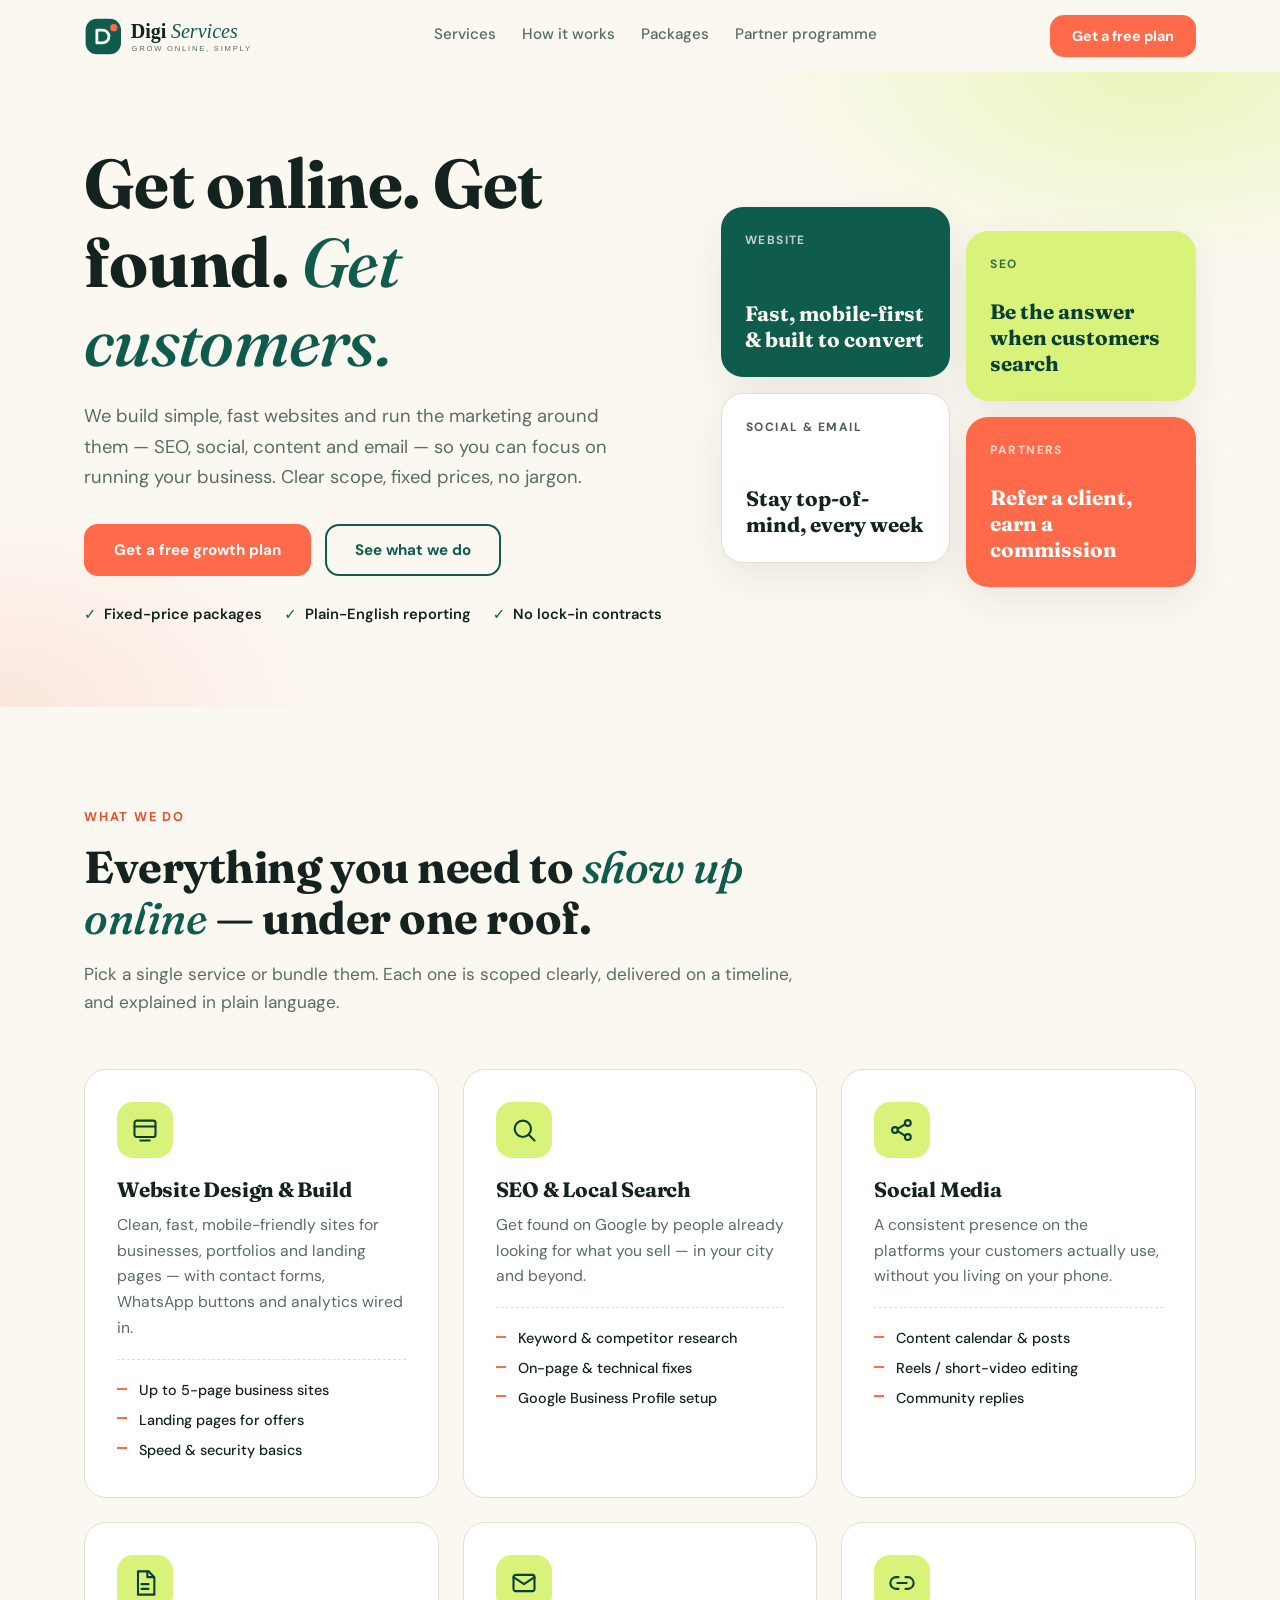
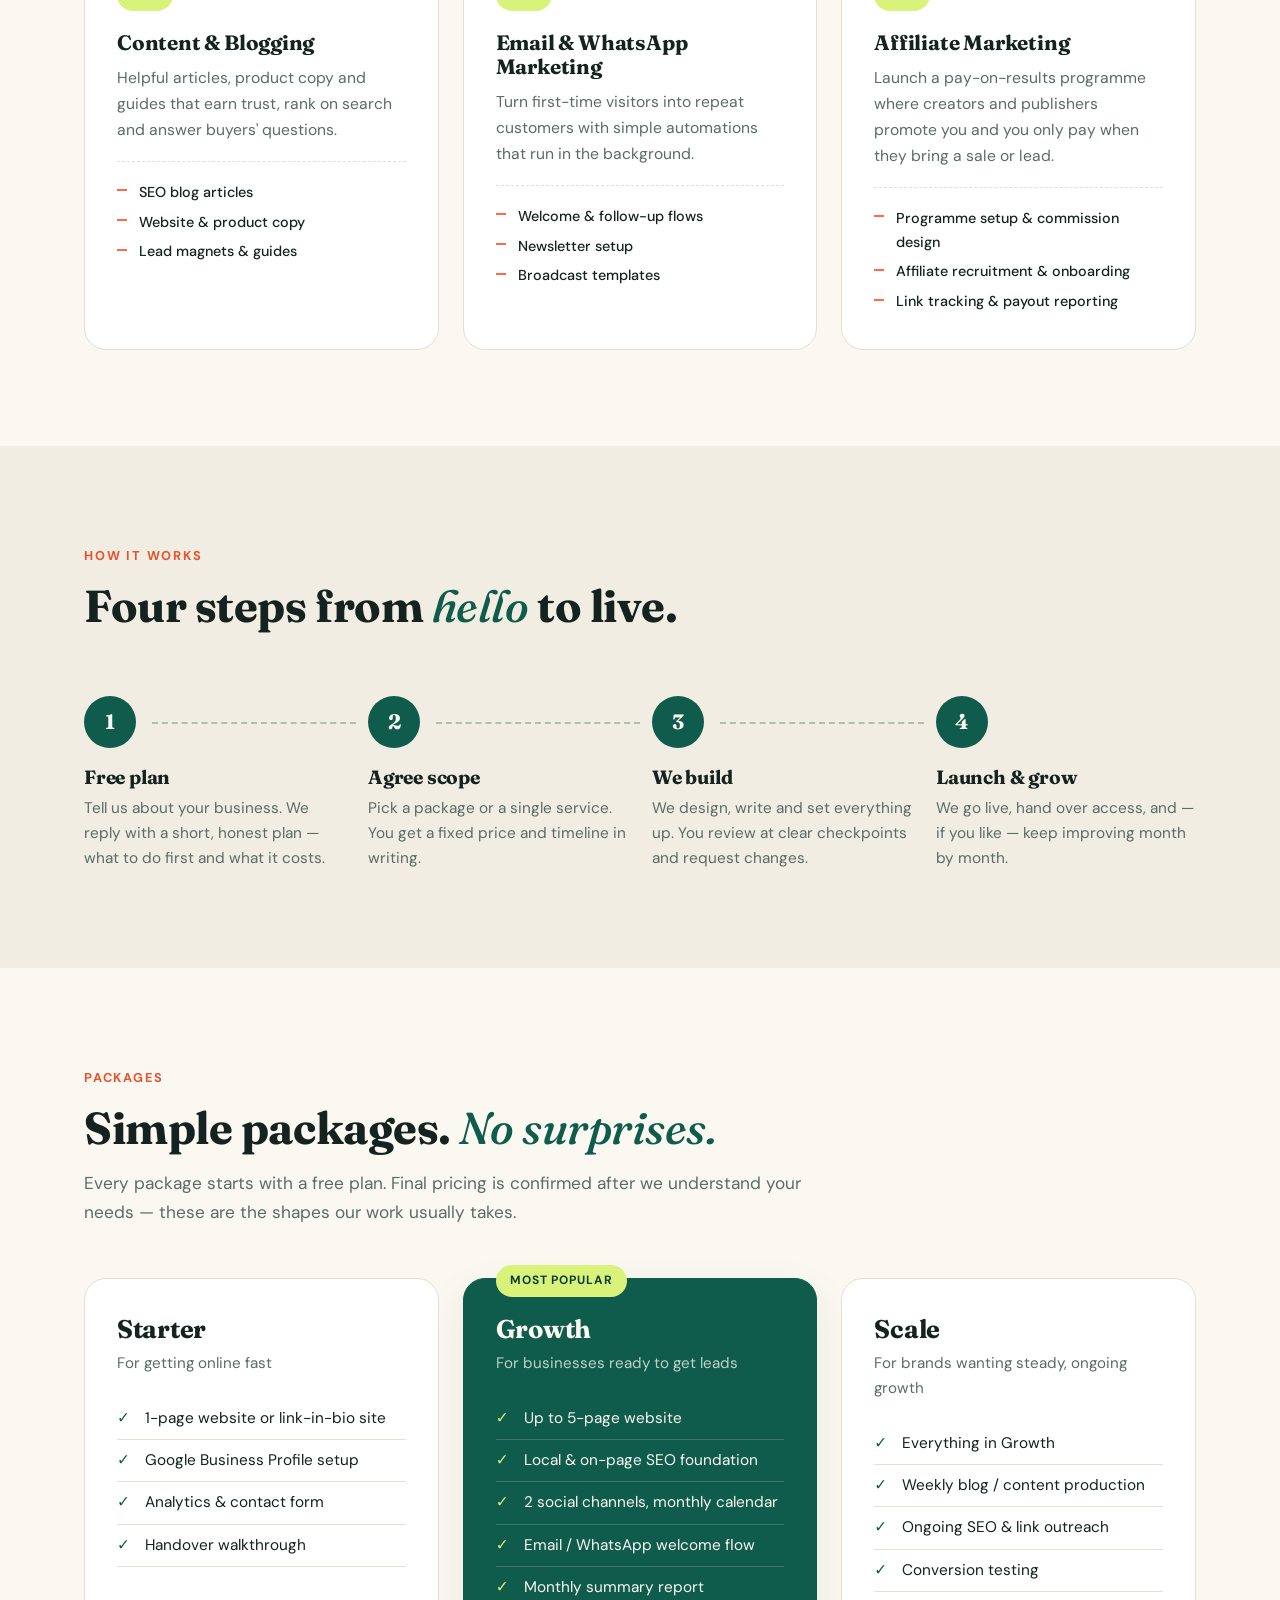
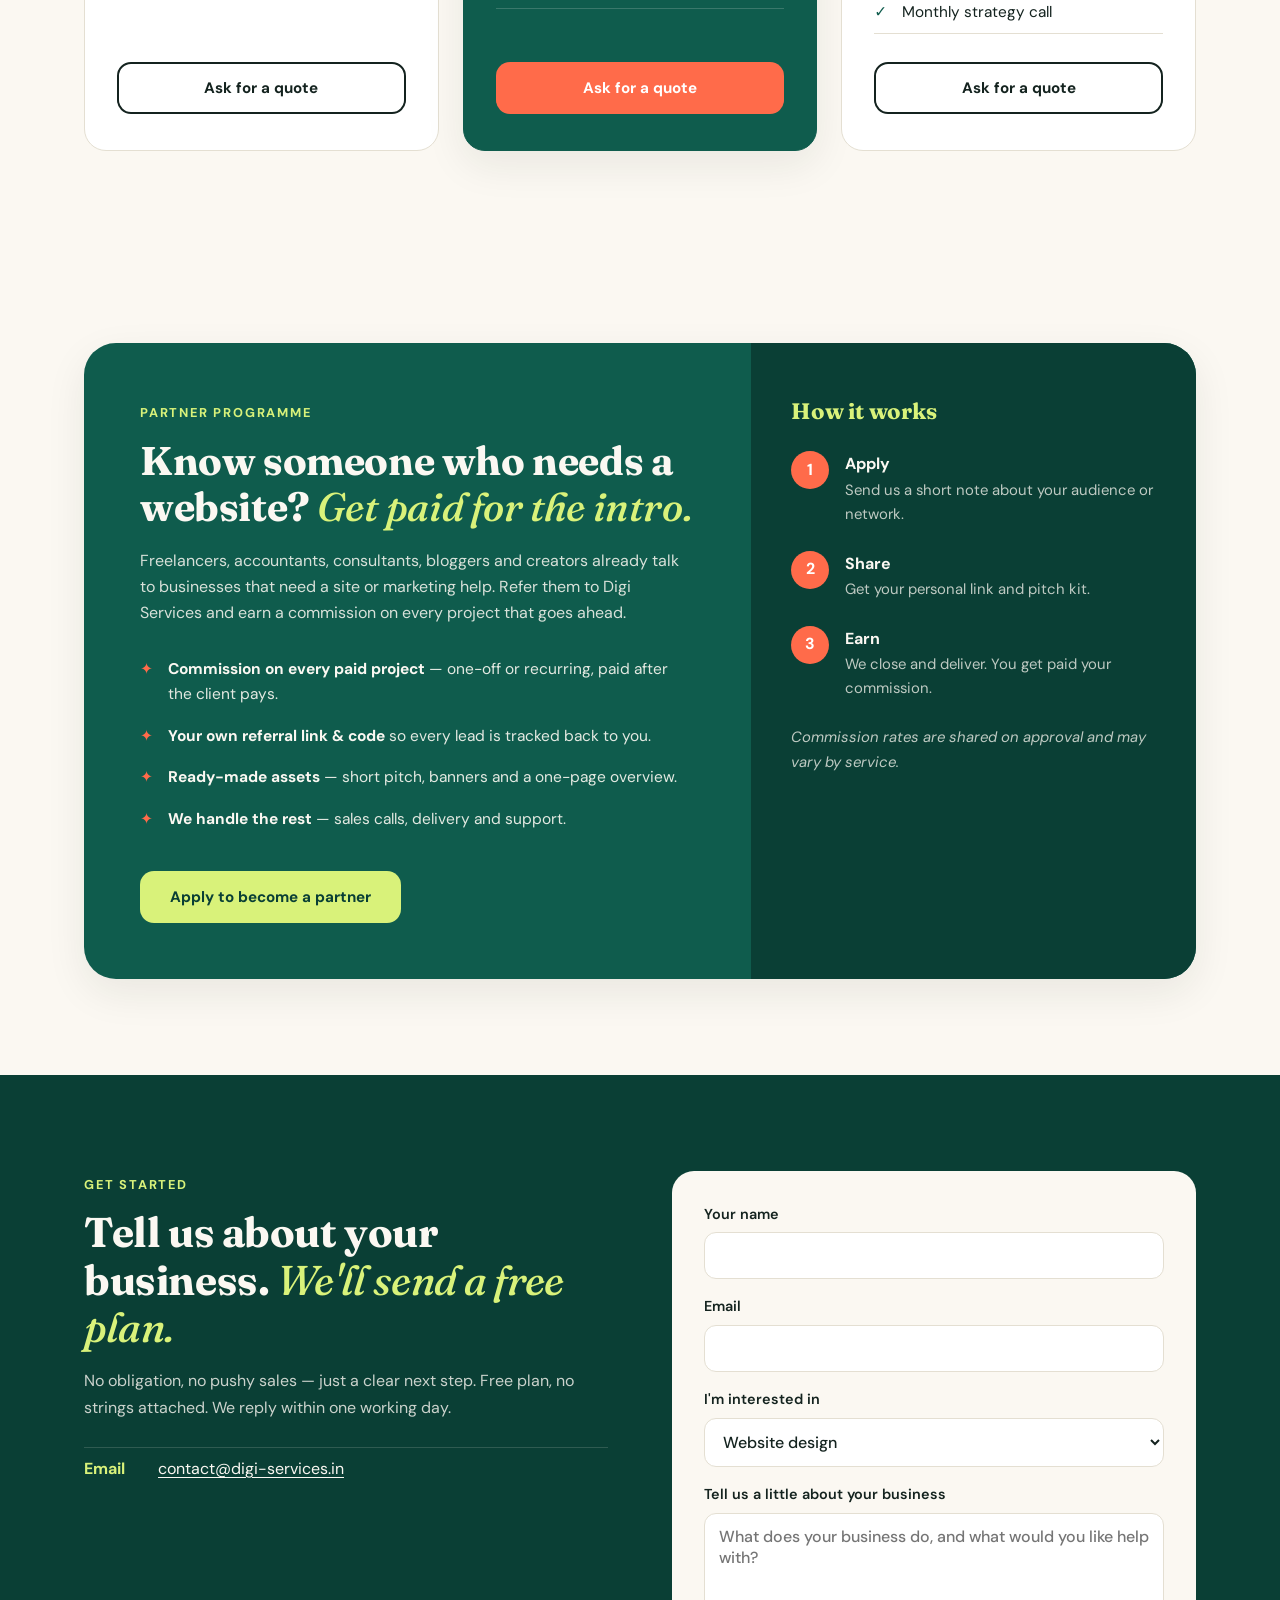
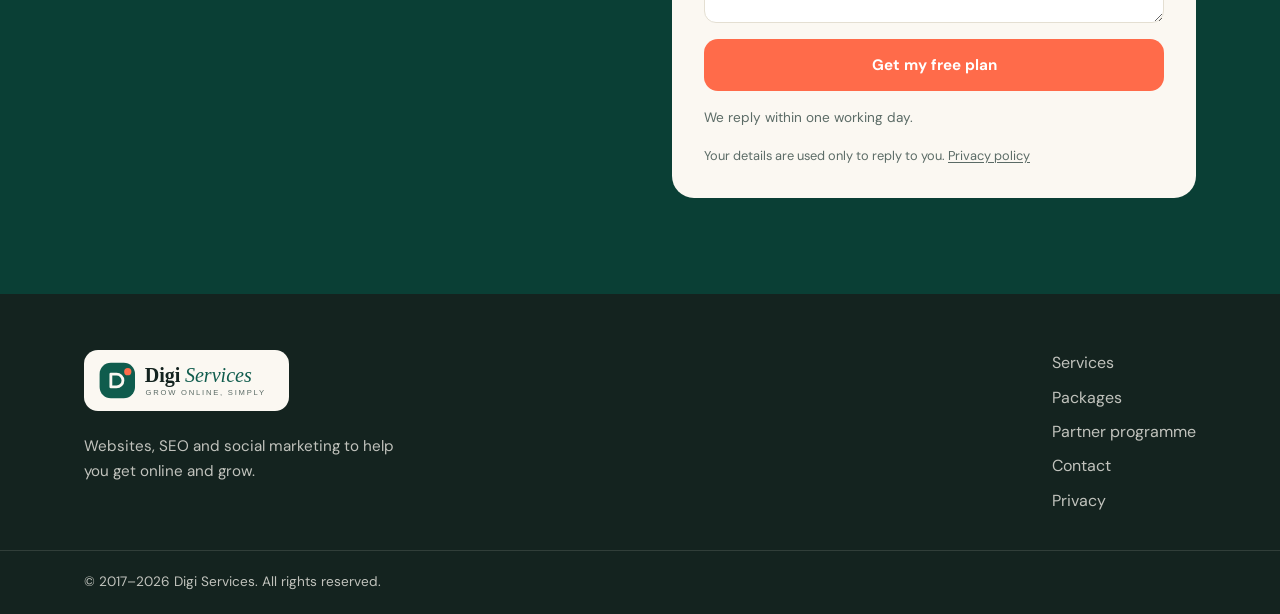
<file: index.html>
<!DOCTYPE html>
<html lang="en">
<head>
<meta charset="UTF-8">
<meta name="viewport" content="width=device-width, initial-scale=1.0">
<meta name="theme-color" content="#0f5c4d">
<title>Digi Services — Websites, SEO &amp; Social Marketing</title>
<meta name="description" content="Digi Services helps businesses get online and grow: website design, SEO, social media, content and email, affiliate marketing — plus a partner programme that pays you to refer.">
<link rel="canonical" href="https://digi-services.in/">
<meta property="og:type" content="website">
<meta property="og:site_name" content="Digi Services">
<meta property="og:title" content="Digi Services — Websites, SEO &amp; Social Marketing">
<meta property="og:description" content="Digi Services helps businesses get online and grow: website design, SEO, social media, content and email, affiliate marketing — plus a partner programme that pays you to refer.">
<meta property="og:url" content="https://digi-services.in/">
<meta property="og:image" content="https://digi-services.in/og-image.png">
<meta property="og:image:width" content="1200">
<meta property="og:image:height" content="630">
<meta property="og:image:alt" content="Digi Services: websites, SEO and social marketing">
<meta name="twitter:card" content="summary_large_image">
<meta name="twitter:title" content="Digi Services — Websites, SEO &amp; Social Marketing">
<meta name="twitter:description" content="Digi Services helps businesses get online and grow: website design, SEO, social media, content and email, affiliate marketing — plus a partner programme that pays you to refer.">
<meta name="twitter:image" content="https://digi-services.in/og-image.png">
<link rel="icon" href="favicon.ico" sizes="any">
<link rel="icon" href="favicon.svg" type="image/svg+xml">
<link rel="apple-touch-icon" href="apple-touch-icon.png">
<link rel="preconnect" href="https://fonts.googleapis.com">
<link rel="preconnect" href="https://fonts.gstatic.com" crossorigin>
<link href="https://fonts.googleapis.com/css2?family=DM+Sans:wght@400;500;600;700&family=Fraunces:ital,opsz,wght@0,9..144,600;0,9..144,700;1,9..144,500&display=swap" rel="stylesheet">
<link rel="stylesheet" href="style.css">
</head>
<body>

<header class="header" id="header">
  <div class="container header__inner">
    <a href="#home" class="logo" aria-label="Digi Services home"><img src="logo.svg" alt="Digi Services" width="176" height="45"></a>
    <nav class="nav" id="nav" aria-label="Main">
      <a href="#services">Services</a>
      <a href="#how">How it works</a>
      <a href="#pricing">Packages</a>
      <a href="#partners">Partner programme</a>
    </nav>
    <a href="#contact" class="btn btn--coral header__cta">Get a free plan</a>
    <button class="nav-toggle" id="navToggle" aria-label="Toggle navigation" aria-expanded="false" aria-controls="nav">
      <span></span><span></span><span></span>
    </button>
  </div>
</header>

<main>

  <!-- HERO -->
  <section class="hero" id="home">
    <div class="container hero__inner">
      <div class="hero__copy">
        <h1>Get online. Get found. <em>Get customers.</em></h1>
        <p class="hero__lead">We build simple, fast websites and run the marketing around them — SEO, social, content and email — so you can focus on running your business. Clear scope, fixed prices, no jargon.</p>
        <div class="hero__cta">
          <a href="#contact" class="btn btn--coral">Get a free growth plan</a>
          <a href="#services" class="btn btn--ghost">See what we do</a>
        </div>
        <ul class="hero__points">
          <li>Fixed-price packages</li>
          <li>Plain-English reporting</li>
          <li>No lock-in contracts</li>
        </ul>
      </div>

      <div class="bento" aria-hidden="true">
        <div class="bento__card bento__card--green">
          <span class="bento__label">Website</span>
          <strong>Fast, mobile-first &amp; built to convert</strong>
        </div>
        <div class="bento__card bento__card--lime">
          <span class="bento__label">SEO</span>
          <strong>Be the answer when customers search</strong>
        </div>
        <div class="bento__card bento__card--white">
          <span class="bento__label">Social &amp; Email</span>
          <strong>Stay top-of-mind, every week</strong>
        </div>
        <div class="bento__card bento__card--coral">
          <span class="bento__label">Partners</span>
          <strong>Refer a client, earn a commission</strong>
        </div>
      </div>
    </div>
  </section>

  <!-- SERVICES -->
  <section class="section" id="services">
    <div class="container">
      <div class="section__head reveal">
        <span class="kicker">What we do</span>
        <h2>Everything you need to <em>show up online</em> — under one roof.</h2>
        <p class="section__lead">Pick a single service or bundle them. Each one is scoped clearly, delivered on a timeline, and explained in plain language.</p>
      </div>

      <div class="cards">
        <article class="card reveal">
          <div class="card__icon"><svg viewBox="0 0 24 24" fill="none" stroke="currentColor" stroke-width="1.8" stroke-linecap="round" stroke-linejoin="round"><rect x="3" y="4" width="18" height="14" rx="2"/><path d="M3 9h18"/><path d="M8 21h8"/></svg></div>
          <h3>Website Design &amp; Build</h3>
          <p>Clean, fast, mobile-friendly sites for businesses, portfolios and landing pages — with contact forms, WhatsApp buttons and analytics wired in.</p>
          <ul class="card__list"><li>Up to 5-page business sites</li><li>Landing pages for offers</li><li>Speed &amp; security basics</li></ul>
        </article>

        <article class="card reveal">
          <div class="card__icon"><svg viewBox="0 0 24 24" fill="none" stroke="currentColor" stroke-width="1.8" stroke-linecap="round" stroke-linejoin="round"><circle cx="11" cy="11" r="7"/><line x1="21" y1="21" x2="16.5" y2="16.5"/></svg></div>
          <h3>SEO &amp; Local Search</h3>
          <p>Get found on Google by people already looking for what you sell — in your city and beyond.</p>
          <ul class="card__list"><li>Keyword &amp; competitor research</li><li>On-page &amp; technical fixes</li><li>Google Business Profile setup</li></ul>
        </article>

        <article class="card reveal">
          <div class="card__icon"><svg viewBox="0 0 24 24" fill="none" stroke="currentColor" stroke-width="1.8" stroke-linecap="round" stroke-linejoin="round"><circle cx="6" cy="12" r="2.5"/><circle cx="17" cy="6" r="2.5"/><circle cx="17" cy="18" r="2.5"/><line x1="8.2" y1="11" x2="14.8" y2="7"/><line x1="8.2" y1="13" x2="14.8" y2="17"/></svg></div>
          <h3>Social Media</h3>
          <p>A consistent presence on the platforms your customers actually use, without you living on your phone.</p>
          <ul class="card__list"><li>Content calendar &amp; posts</li><li>Reels / short-video editing</li><li>Community replies</li></ul>
        </article>

        <article class="card reveal">
          <div class="card__icon"><svg viewBox="0 0 24 24" fill="none" stroke="currentColor" stroke-width="1.8" stroke-linecap="round" stroke-linejoin="round"><path d="M6 2h9l5 5v15H6z"/><path d="M14 2v5h5"/><line x1="9" y1="13" x2="15" y2="13"/><line x1="9" y1="17" x2="15" y2="17"/></svg></div>
          <h3>Content &amp; Blogging</h3>
          <p>Helpful articles, product copy and guides that earn trust, rank on search and answer buyers' questions.</p>
          <ul class="card__list"><li>SEO blog articles</li><li>Website &amp; product copy</li><li>Lead magnets &amp; guides</li></ul>
        </article>

        <article class="card reveal">
          <div class="card__icon"><svg viewBox="0 0 24 24" fill="none" stroke="currentColor" stroke-width="1.8" stroke-linecap="round" stroke-linejoin="round"><rect x="3" y="5" width="18" height="14" rx="2"/><path d="M3 7l9 6 9-6"/></svg></div>
          <h3>Email &amp; WhatsApp Marketing</h3>
          <p>Turn first-time visitors into repeat customers with simple automations that run in the background.</p>
          <ul class="card__list"><li>Welcome &amp; follow-up flows</li><li>Newsletter setup</li><li>Broadcast templates</li></ul>
        </article>

        <article class="card reveal">
          <div class="card__icon"><svg viewBox="0 0 24 24" fill="none" stroke="currentColor" stroke-width="1.8" stroke-linecap="round" stroke-linejoin="round"><path d="M9 17H7a5 5 0 0 1 0-10h2"/><path d="M15 7h2a5 5 0 0 1 0 10h-2"/><line x1="8" y1="12" x2="16" y2="12"/></svg></div>
          <h3>Affiliate Marketing</h3>
          <p>Launch a pay-on-results programme where creators and publishers promote you and you only pay when they bring a sale or lead.</p>
          <ul class="card__list"><li>Programme setup &amp; commission design</li><li>Affiliate recruitment &amp; onboarding</li><li>Link tracking &amp; payout reporting</li></ul>
        </article>
      </div>
    </div>
  </section>

  <!-- HOW IT WORKS -->
  <section class="section section--tint" id="how">
    <div class="container">
      <div class="section__head reveal">
        <span class="kicker">How it works</span>
        <h2>Four steps from <em>hello</em> to live.</h2>
      </div>
      <ol class="steps">
        <li class="step reveal"><span class="step__num">1</span><h3>Free plan</h3><p>Tell us about your business. We reply with a short, honest plan — what to do first and what it costs.</p></li>
        <li class="step reveal"><span class="step__num">2</span><h3>Agree scope</h3><p>Pick a package or a single service. You get a fixed price and timeline in writing.</p></li>
        <li class="step reveal"><span class="step__num">3</span><h3>We build</h3><p>We design, write and set everything up. You review at clear checkpoints and request changes.</p></li>
        <li class="step reveal"><span class="step__num">4</span><h3>Launch &amp; grow</h3><p>We go live, hand over access, and — if you like — keep improving month by month.</p></li>
      </ol>
    </div>
  </section>

  <!-- PRICING -->
  <section class="section" id="pricing">
    <div class="container">
      <div class="section__head reveal">
        <span class="kicker">Packages</span>
        <h2>Simple packages. <em>No surprises.</em></h2>
        <p class="section__lead">Every package starts with a free plan. Final pricing is confirmed after we understand your needs — these are the shapes our work usually takes.</p>
      </div>

      <div class="plans">
        <article class="plan reveal">
          <h3>Starter</h3>
          <p class="plan__for">For getting online fast</p>
          <ul>
            <li>1-page website or link-in-bio site</li>
            <li>Google Business Profile setup</li>
            <li>Analytics &amp; contact form</li>
            <li>Handover walkthrough</li>
          </ul>
          <a href="#contact" class="btn btn--ghost-dark">Ask for a quote</a>
        </article>

        <article class="plan plan--featured reveal">
          <span class="plan__badge">Most popular</span>
          <h3>Growth</h3>
          <p class="plan__for">For businesses ready to get leads</p>
          <ul>
            <li>Up to 5-page website</li>
            <li>Local &amp; on-page SEO foundation</li>
            <li>2 social channels, monthly calendar</li>
            <li>Email / WhatsApp welcome flow</li>
            <li>Monthly summary report</li>
          </ul>
          <a href="#contact" class="btn btn--coral">Ask for a quote</a>
        </article>

        <article class="plan reveal">
          <h3>Scale</h3>
          <p class="plan__for">For brands wanting steady, ongoing growth</p>
          <ul>
            <li>Everything in Growth</li>
            <li>Weekly blog / content production</li>
            <li>Ongoing SEO &amp; link outreach</li>
            <li>Conversion testing</li>
            <li>Monthly strategy call</li>
          </ul>
          <a href="#contact" class="btn btn--ghost-dark">Ask for a quote</a>
        </article>
      </div>
    </div>
  </section>

  <!-- PARTNER PROGRAMME (AFFILIATE) -->
  <section class="section" id="partners">
    <div class="container">
      <div class="partner reveal">
        <div class="partner__copy">
          <span class="kicker kicker--light">Partner programme</span>
          <h2>Know someone who needs a website? <em>Get paid for the intro.</em></h2>
          <p>Freelancers, accountants, consultants, bloggers and creators already talk to businesses that need a site or marketing help. Refer them to Digi Services and earn a commission on every project that goes ahead.</p>
          <ul class="partner__perks">
            <li><strong>Commission on every paid project</strong> — one-off or recurring, paid after the client pays.</li>
            <li><strong>Your own referral link &amp; code</strong> so every lead is tracked back to you.</li>
            <li><strong>Ready-made assets</strong> — short pitch, banners and a one-page overview.</li>
            <li><strong>We handle the rest</strong> — sales calls, delivery and support.</li>
          </ul>
          <a href="mailto:contact@digi-services.in?subject=Partner%20Programme%20Application" class="btn btn--lime" id="partnerCta">Apply to become a partner</a>
        </div>
        <div class="partner__how">
          <h3>How it works</h3>
          <ol>
            <li><span>1</span><div><strong>Apply</strong><p>Send us a short note about your audience or network.</p></div></li>
            <li><span>2</span><div><strong>Share</strong><p>Get your personal link and pitch kit.</p></div></li>
            <li><span>3</span><div><strong>Earn</strong><p>We close and deliver. You get paid your commission.</p></div></li>
          </ol>
          <p class="partner__note">Commission rates are shared on approval and may vary by service.</p>
        </div>
      </div>
    </div>
  </section>

  <!-- CONTACT -->
  <section class="section section--dark" id="contact">
    <div class="container contact">
      <div class="contact__copy reveal">
        <span class="kicker kicker--light">Get started</span>
        <h2>Tell us about your business. <em>We'll send a free plan.</em></h2>
        <p>No obligation, no pushy sales — just a clear next step. Free plan, no strings attached. We reply within one working day.</p>
        <ul class="contact__list">
          <li><strong>Email</strong> <a href="mailto:contact@digi-services.in">contact@digi-services.in</a></li>
        </ul>
      </div>

      <form class="form reveal" id="contactForm" novalidate>
        <label>Your name
          <input type="text" name="name" required autocomplete="name">
        </label>
        <label>Email
          <input type="email" name="email" required autocomplete="email">
        </label>
        <label>I'm interested in
          <select name="interest">
            <option>Website design</option>
            <option>SEO &amp; local search</option>
            <option>Social media</option>
            <option>Content &amp; blogging</option>
            <option>Email / WhatsApp marketing</option>
            <option>Partner programme</option>
            <option>Not sure yet</option>
          </select>
        </label>
        <label>Tell us a little about your business
          <textarea name="message" rows="4" placeholder="What does your business do, and what would you like help with?"></textarea>
        </label>
        <input type="text" name="_honey" class="hp" tabindex="-1" autocomplete="off" aria-hidden="true">
        <button type="submit" class="btn btn--coral">Get my free plan</button>
        <p class="form__note" id="formNote" role="status" aria-live="polite">We reply within one working day.</p>
        <p class="form-privacy">Your details are used only to reply to you. <a href="privacy.html">Privacy policy</a></p>
      </form>
    </div>
  </section>

</main>

<footer class="footer">
  <div class="container footer__inner">
    <div class="footer__brand">
      <a href="#home" class="logo" aria-label="Digi Services home"><img src="logo.svg" alt="Digi Services" width="176" height="45"></a>
      <p>Websites, SEO and social marketing to help you get online and grow.</p>
    </div>
    <nav class="footer__links" aria-label="Footer">
      <a href="#services">Services</a>
      <a href="#pricing">Packages</a>
      <a href="#partners">Partner programme</a>
      <a href="#contact">Contact</a>
      <a href="privacy.html">Privacy</a>
    </nav>
  </div>
  <div class="footer__bottom">
    <div class="container">
      <p>&copy; 2017&ndash;<span id="year">2026</span> Digi Services. All rights reserved.</p>
    </div>
  </div>
</footer>

<a href="#home" class="back-to-top" id="backToTop" aria-label="Back to top">&uarr;</a>

<script src="script.js"></script>
</body>
</html>
</file>
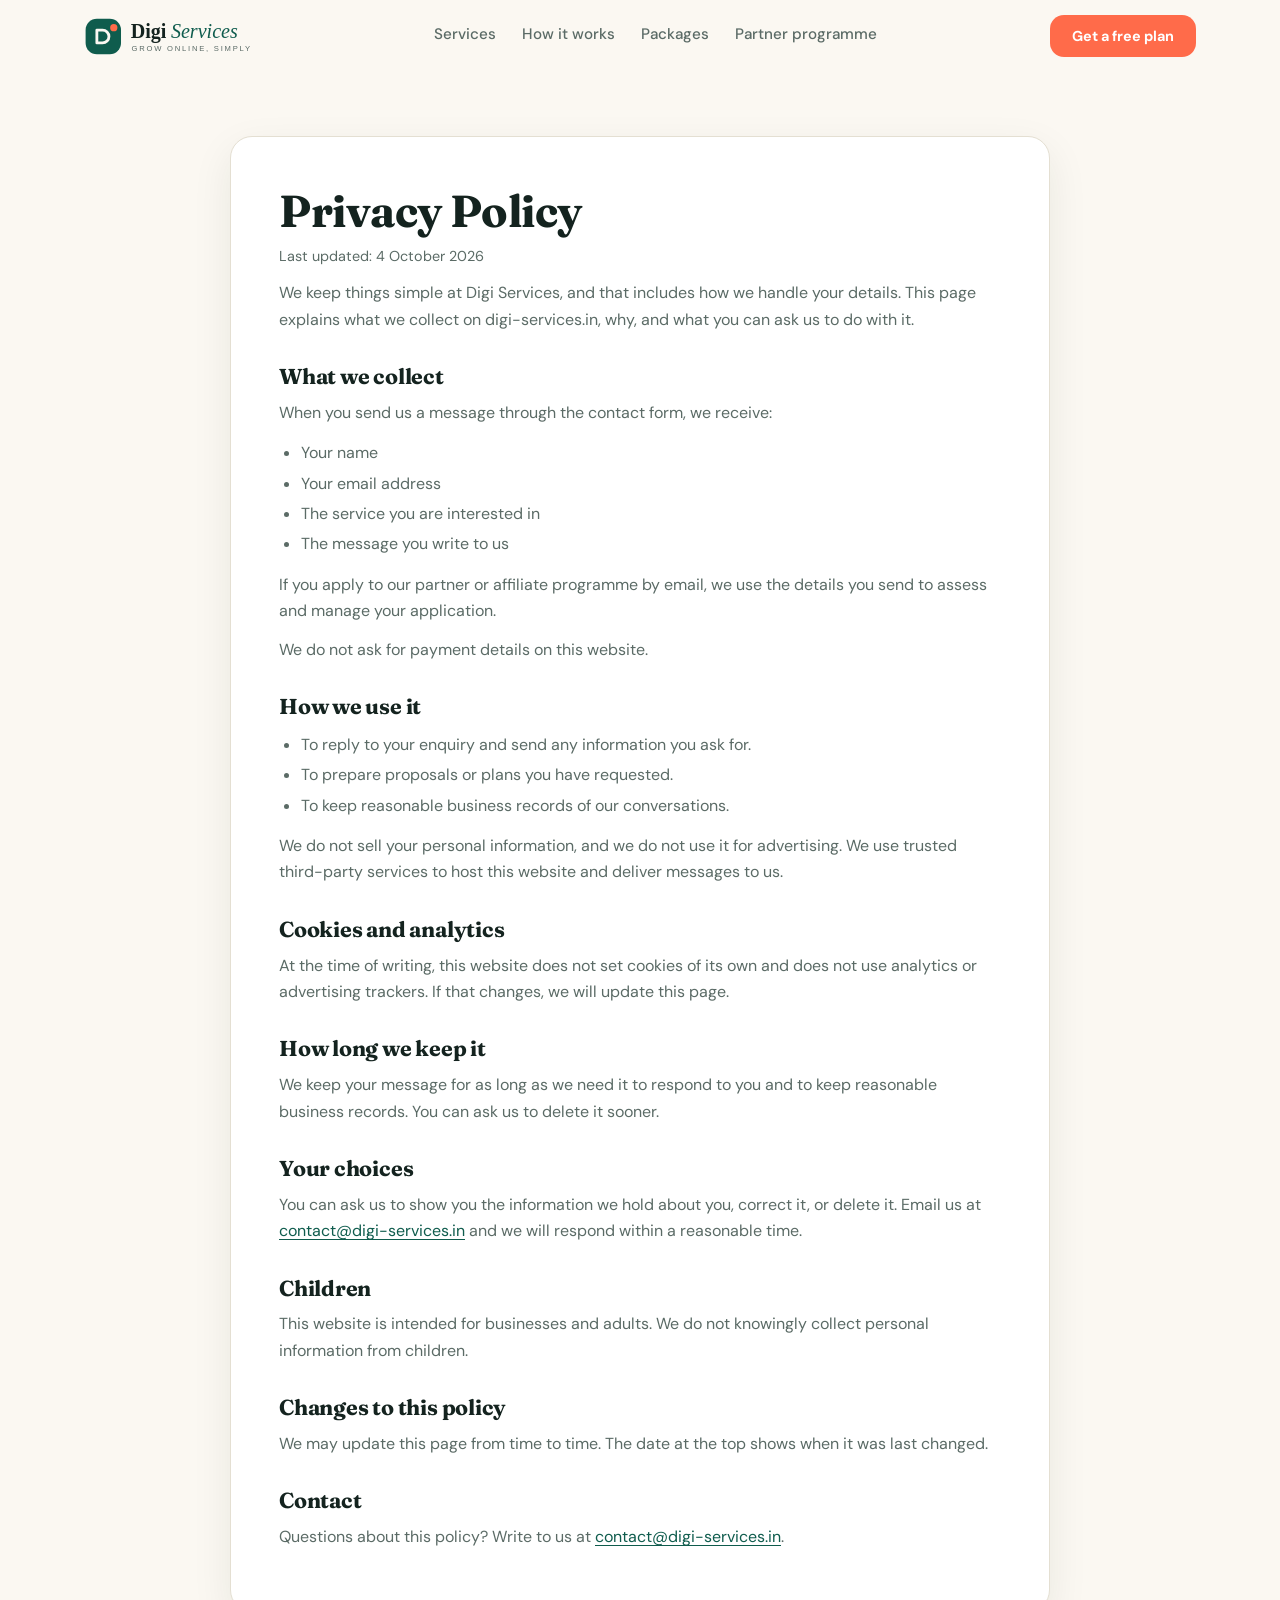
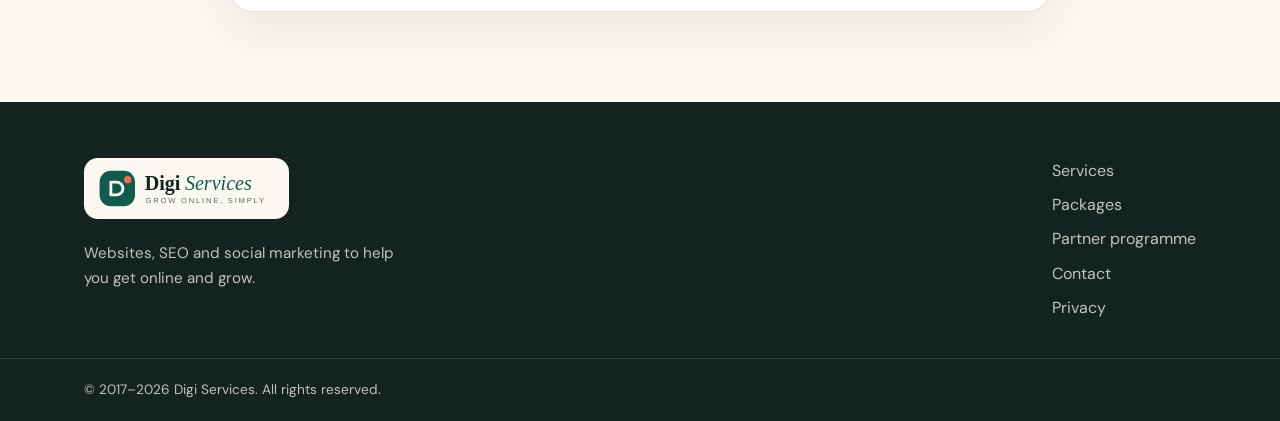
<file: privacy.html>
<!DOCTYPE html>
<html lang="en">
<head>
<meta charset="UTF-8">
<meta name="viewport" content="width=device-width, initial-scale=1.0">
<meta name="theme-color" content="#0f5c4d">
<title>Privacy Policy | Digi Services</title>
<meta name="description" content="How Digi Services collects, uses and protects personal information submitted through digi-services.in.">
<link rel="canonical" href="https://digi-services.in/privacy.html">
<meta property="og:type" content="website">
<meta property="og:site_name" content="Digi Services">
<meta property="og:title" content="Privacy Policy | Digi Services">
<meta property="og:description" content="How Digi Services collects, uses and protects personal information submitted through digi-services.in.">
<meta property="og:url" content="https://digi-services.in/privacy.html">
<meta property="og:image" content="https://digi-services.in/og-image.png">
<meta property="og:image:width" content="1200">
<meta property="og:image:height" content="630">
<meta property="og:image:alt" content="Digi Services: websites, SEO and social marketing">
<meta name="twitter:card" content="summary_large_image">
<meta name="twitter:title" content="Privacy Policy | Digi Services">
<meta name="twitter:description" content="How Digi Services collects, uses and protects personal information submitted through digi-services.in.">
<meta name="twitter:image" content="https://digi-services.in/og-image.png">
<link rel="icon" href="favicon.ico" sizes="any">
<link rel="icon" href="favicon.svg" type="image/svg+xml">
<link rel="apple-touch-icon" href="apple-touch-icon.png">
<link rel="preconnect" href="https://fonts.googleapis.com">
<link rel="preconnect" href="https://fonts.gstatic.com" crossorigin>
<link href="https://fonts.googleapis.com/css2?family=DM+Sans:wght@400;500;600;700&family=Fraunces:ital,opsz,wght@0,9..144,600;0,9..144,700;1,9..144,500&display=swap" rel="stylesheet">
<link rel="stylesheet" href="style.css">
</head>
<body>

<header class="header" id="header">
  <div class="container header__inner">
    <a href="index.html#home" class="logo" aria-label="Digi Services home"><img src="logo.svg" alt="Digi Services" width="176" height="45"></a>
    <nav class="nav" id="nav" aria-label="Main">
      <a href="index.html#services">Services</a>
      <a href="index.html#how">How it works</a>
      <a href="index.html#pricing">Packages</a>
      <a href="index.html#partners">Partner programme</a>
    </nav>
    <a href="index.html#contact" class="btn btn--coral header__cta">Get a free plan</a>
    <button class="nav-toggle" id="navToggle" aria-label="Toggle navigation" aria-expanded="false" aria-controls="nav">
      <span></span><span></span><span></span>
    </button>
  </div>
</header>

<main>

    <section class="legal">
      <div class="container">
        <div class="legal__inner">
          <h1>Privacy Policy</h1>
          <p class="legal__updated">Last updated: 4 October 2026</p>
          <p>We keep things simple at Digi Services, and that includes how we handle your details. This page explains what we collect on digi-services.in, why, and what you can ask us to do with it.</p>

          <h2>What we collect</h2>
          <p>When you send us a message through the contact form, we receive:</p>
          <ul><li>Your name</li><li>Your email address</li><li>The service you are interested in</li><li>The message you write to us</li></ul>
          <p>If you apply to our partner or affiliate programme by email, we use the details you send to assess and manage your application.</p>
          <p>We do not ask for payment details on this website.</p>

          <h2>How we use it</h2>
          <ul>
            <li>To reply to your enquiry and send any information you ask for.</li>
            <li>To prepare proposals or plans you have requested.</li>
            <li>To keep reasonable business records of our conversations.</li>
          </ul>
          <p>We do not sell your personal information, and we do not use it for advertising. We use trusted third-party services to host this website and deliver messages to us.</p>


          <h2>Cookies and analytics</h2>
          <p>At the time of writing, this website does not set cookies of its own and does not use analytics or advertising trackers. If that changes, we will update this page.</p>

          <h2>How long we keep it</h2>
          <p>We keep your message for as long as we need it to respond to you and to keep reasonable business records. You can ask us to delete it sooner.</p>

          <h2>Your choices</h2>
          <p>You can ask us to show you the information we hold about you, correct it, or delete it. Email us at <a href="mailto:contact@digi-services.in">contact@digi-services.in</a> and we will respond within a reasonable time.</p>

          <h2>Children</h2>
          <p>This website is intended for businesses and adults. We do not knowingly collect personal information from children.</p>

          <h2>Changes to this policy</h2>
          <p>We may update this page from time to time. The date at the top shows when it was last changed.</p>

          <h2>Contact</h2>
          <p>Questions about this policy? Write to us at <a href="mailto:contact@digi-services.in">contact@digi-services.in</a>.</p>
        </div>
      </div>
    </section>

</main>

<footer class="footer">
  <div class="container footer__inner">
    <div class="footer__brand">
      <a href="index.html#home" class="logo" aria-label="Digi Services home"><img src="logo.svg" alt="Digi Services" width="176" height="45"></a>
      <p>Websites, SEO and social marketing to help you get online and grow.</p>
    </div>
    <nav class="footer__links" aria-label="Footer">
      <a href="index.html#services">Services</a>
      <a href="index.html#pricing">Packages</a>
      <a href="index.html#partners">Partner programme</a>
      <a href="index.html#contact">Contact</a>
      <a href="privacy.html">Privacy</a>
    </nav>
  </div>
  <div class="footer__bottom">
    <div class="container">
      <p>&copy; 2017&ndash;<span id="year">2026</span> Digi Services. All rights reserved.</p>
    </div>
  </div>
</footer>

<a href="#" class="back-to-top" id="backToTop" aria-label="Back to top">&uarr;</a>

<script src="script.js"></script>
</body>
</html>
</file>
<file: style.css>
/* ========== Variables ========== */
:root {
  --green: #0f5c4d;
  --green-dark: #0a3f35;
  --ink: #14231f;
  --muted: #5b6b66;
  --cream: #fbf8f2;
  --tint: #f1ede2;
  --white: #ffffff;
  --coral: #ff6b4a;
  --coral-dark: #e9522f;
  --lime: #d9f27a;
  --border: #e4dfd2;
  --radius: 22px;
  --shadow: 0 14px 40px rgba(20, 35, 31, 0.08);
}

/* ========== Reset ========== */
*, *::before, *::after { box-sizing: border-box; margin: 0; padding: 0; }
html { scroll-behavior: smooth; scroll-padding-top: 80px; }
body {
  font-family: 'DM Sans', system-ui, sans-serif;
  color: var(--ink);
  background: var(--cream);
  line-height: 1.65;
  -webkit-font-smoothing: antialiased;
}
img, svg { display: block; max-width: 100%; }
a { color: inherit; text-decoration: none; }
ul, ol { list-style: none; }
h1, h2, h3 {
  font-family: 'Fraunces', Georgia, serif;
  font-weight: 700;
  line-height: 1.15;
  letter-spacing: -0.01em;
}
h1 em, h2 em { font-style: italic; font-weight: 500; color: var(--green); }

.container { max-width: 1160px; margin: 0 auto; padding: 0 24px; }
.container--narrow { max-width: 780px; }

/* ========== Buttons ========== */
.btn {
  white-space: nowrap;
  display: inline-flex; align-items: center; justify-content: center;
  padding: 14px 28px; border-radius: 14px;
  font: 700 0.95rem 'DM Sans', sans-serif;
  border: 2px solid transparent; cursor: pointer;
  transition: transform .2s ease, box-shadow .2s ease, background .2s ease;
}
.btn:hover { transform: translateY(-2px); }
.btn:focus-visible, a:focus-visible, summary:focus-visible, input:focus-visible, select:focus-visible, textarea:focus-visible {
  outline: 3px solid var(--coral); outline-offset: 3px;
}
.btn--coral { background: var(--coral); color: #fff; }
.btn--coral:hover { background: var(--coral-dark); box-shadow: 0 10px 24px rgba(255,107,74,.35); }
.btn--lime { background: var(--lime); color: var(--green-dark); }
.btn--lime:hover { box-shadow: 0 10px 24px rgba(217,242,122,.35); }
.btn--ghost { border-color: var(--green); color: var(--green); }
.btn--ghost:hover { background: var(--green); color: #fff; }
.btn--ghost-dark { border-color: var(--ink); color: var(--ink); }
.btn--ghost-dark:hover { background: var(--ink); color: #fff; }

/* ========== Header ========== */
.header {
  position: sticky; top: 0; z-index: 50;
  background: rgba(251,248,242,.92); backdrop-filter: blur(10px);
  transition: box-shadow .25s ease;
}
.header.scrolled { box-shadow: 0 6px 24px rgba(20,35,31,.08); }
.header__inner { display: flex; align-items: center; justify-content: space-between; gap: 20px; height: 72px; }
.logo img { height: 45px; width: auto; }
.nav { display: flex; gap: 26px; }
.nav a { white-space: nowrap; font-weight: 500; font-size: .95rem; color: var(--muted); padding: 6px 0; border-bottom: 2px solid transparent; transition: color .2s, border-color .2s; }
.nav a:hover, .nav a.active { color: var(--green); border-color: var(--coral); }
.header__cta { padding: 10px 20px; font-size: .9rem; }
.nav-toggle { display: none; background: none; border: 0; width: 44px; height: 44px; cursor: pointer; flex-direction: column; justify-content: center; align-items: center; gap: 5px; }
.nav-toggle span { width: 24px; height: 2.5px; background: var(--ink); border-radius: 2px; transition: transform .25s, opacity .25s; }
.nav-toggle.active span:nth-child(1) { transform: translateY(7.5px) rotate(45deg); }
.nav-toggle.active span:nth-child(2) { opacity: 0; }
.nav-toggle.active span:nth-child(3) { transform: translateY(-7.5px) rotate(-45deg); }

/* ========== Hero ========== */
.hero { padding: 72px 0 80px; background:
  radial-gradient(600px 300px at 90% 0%, rgba(217,242,122,.45), transparent 70%),
  radial-gradient(500px 300px at 0% 100%, rgba(255,107,74,.12), transparent 70%); }
.hero__inner { display: grid; grid-template-columns: 1.1fr .9fr; gap: 56px; align-items: center; }
.pill { display: inline-flex; align-items: center; gap: 10px; background: var(--white); border: 1px solid var(--border); padding: 8px 16px; border-radius: 999px; font-size: .85rem; font-weight: 600; color: var(--green); }
.pill i { width: 9px; height: 9px; border-radius: 50%; background: var(--coral); }
.hero h1 { font-size: clamp(2.5rem, 5.4vw, 4.3rem); margin: 0 0 20px; }
.hero__lead { font-size: 1.15rem; color: var(--muted); max-width: 540px; }
.hero__cta { display: flex; flex-wrap: wrap; gap: 14px; margin: 32px 0 26px; }
.hero__points { display: flex; flex-wrap: wrap; gap: 8px 22px; font-weight: 600; font-size: .92rem; }
.hero__points li::before { content: "✓"; color: var(--green); margin-right: 8px; font-weight: 700; }

.bento { display: grid; grid-template-columns: 1fr 1fr; gap: 16px; }
.bento__card { border-radius: var(--radius); padding: 24px; min-height: 170px; display: flex; flex-direction: column; justify-content: space-between; box-shadow: var(--shadow); }
.bento__card strong { font-family: 'Fraunces', serif; font-size: 1.3rem; line-height: 1.25; }
.bento__label { font-size: .75rem; font-weight: 700; letter-spacing: .12em; text-transform: uppercase; opacity: .75; }
.bento__card--green { background: var(--green); color: var(--cream); }
.bento__card--lime { background: var(--lime); color: var(--green-dark); transform: translateY(24px); }
.bento__card--white { background: var(--white); border: 1px solid var(--border); }
.bento__card--coral { background: var(--coral); color: #fff; transform: translateY(24px); }

/* ========== Sections ========== */
.section { padding: 96px 0; }
.section--tint { background: var(--tint); }
.section--dark { background: var(--green-dark); color: var(--cream); }
.section--dark h2 { color: var(--cream); }
.section--dark h2 em { color: var(--lime); }
.section__head { max-width: 720px; margin-bottom: 52px; }
.section__head h2 { font-size: clamp(1.9rem, 3.6vw, 2.8rem); }
.section__lead { margin-top: 16px; color: var(--muted); font-size: 1.08rem; }
.kicker { display: inline-block; font-size: .8rem; font-weight: 700; letter-spacing: .14em; text-transform: uppercase; color: var(--coral-dark); margin-bottom: 14px; }
.kicker--light { color: var(--lime); }

/* ========== Service cards ========== */
.cards { display: grid; grid-template-columns: repeat(3, 1fr); gap: 24px; }
.card { background: var(--white); border: 1px solid var(--border); border-radius: var(--radius); padding: 32px; transition: transform .25s, box-shadow .25s; }
.card:hover { transform: translateY(-6px); box-shadow: var(--shadow); }
.card__icon { width: 56px; height: 56px; border-radius: 16px; background: var(--lime); color: var(--green-dark); display: grid; place-items: center; margin-bottom: 20px; }
.card__icon svg { width: 28px; height: 28px; }
.card h3 { font-size: 1.3rem; margin-bottom: 10px; }
.card > p { color: var(--muted); font-size: .98rem; }
.card__list { margin-top: 18px; padding-top: 16px; border-top: 1px dashed var(--border); font-size: .9rem; font-weight: 500; }
.card__list li { padding: 3px 0 3px 22px; position: relative; }
.card__list li::before { content: ""; position: absolute; left: 0; top: .8em; width: 10px; height: 2px; background: var(--coral); }

/* ========== Steps ========== */
.steps { display: grid; grid-template-columns: repeat(4, 1fr); gap: 24px; counter-reset: s; }
.step { position: relative; padding-top: 12px; }
.step__num { width: 52px; height: 52px; border-radius: 50%; background: var(--green); color: var(--cream); display: grid; place-items: center; font: 700 1.3rem 'Fraunces', serif; margin-bottom: 18px; }
.step:not(:last-child)::after { content: ""; position: absolute; top: 38px; left: 68px; right: -12px; border-top: 2px dashed var(--green); opacity: .3; }
.step h3 { font-size: 1.2rem; margin-bottom: 8px; }
.step p { color: var(--muted); font-size: .96rem; }

/* ========== Plans ========== */
.plans { display: grid; grid-template-columns: repeat(3, 1fr); gap: 24px; align-items: stretch; }
.plan { position: relative; background: var(--white); border: 1px solid var(--border); border-radius: var(--radius); padding: 36px 32px; display: flex; flex-direction: column; }
.plan h3 { font-size: 1.6rem; }
.plan__for { color: var(--muted); font-size: .95rem; margin: 6px 0 22px; }
.plan ul { margin-bottom: 28px; flex: 1; }
.plan li { padding: 8px 0 8px 28px; position: relative; border-bottom: 1px solid var(--border); font-size: .96rem; }
.plan li::before { content: "✓"; position: absolute; left: 0; color: var(--green); font-weight: 700; }
.plan--featured { background: var(--green); color: var(--cream); border-color: var(--green); transform: translateY(-12px); box-shadow: var(--shadow); }
.plan--featured .plan__for { color: rgba(251,248,242,.75); }
.plan--featured li { border-color: rgba(251,248,242,.18); }
.plan--featured li::before { color: var(--lime); }
.plan__badge { position: absolute; top: -14px; left: 32px; background: var(--lime); color: var(--green-dark); font-size: .75rem; font-weight: 700; letter-spacing: .08em; text-transform: uppercase; padding: 6px 14px; border-radius: 999px; }

/* ========== Partner programme ========== */
.partner { display: grid; grid-template-columns: 1.2fr .8fr; gap: 0; background: var(--green); color: var(--cream); border-radius: 32px; overflow: hidden; box-shadow: var(--shadow); }
.partner__copy { padding: 56px; }
.partner__copy h2 { color: var(--cream); font-size: clamp(1.8rem, 3.2vw, 2.5rem); margin-bottom: 18px; }
.partner__copy h2 em { color: var(--lime); }
.partner__copy > p { color: rgba(251,248,242,.85); margin-bottom: 22px; }
.partner__perks { margin-bottom: 30px; }
.partner__perks li { padding: 8px 0 8px 28px; position: relative; font-size: .97rem; color: rgba(251,248,242,.9); }
.partner__perks li::before { content: "✦"; position: absolute; left: 0; color: var(--coral); }
.partner__perks strong { color: var(--cream); }
.partner__how { background: var(--green-dark); padding: 56px 40px; }
.partner__how h3 { font-size: 1.4rem; margin-bottom: 26px; color: var(--lime); }
.partner__how li { display: flex; gap: 16px; margin-bottom: 24px; }
.partner__how li > span { flex: none; width: 38px; height: 38px; border-radius: 50%; background: var(--coral); color: #fff; display: grid; place-items: center; font-weight: 700; }
.partner__how p { color: rgba(251,248,242,.75); font-size: .93rem; }
.partner__note { margin-top: 8px; font-size: .82rem; color: rgba(251,248,242,.6); font-style: italic; }

/* ========== Contact ========== */
.contact { display: grid; grid-template-columns: 1fr 1fr; gap: 64px; align-items: start; }
.contact h2 { font-size: clamp(1.9rem, 3.4vw, 2.6rem); margin-bottom: 16px; }
.contact__copy > p { color: rgba(251,248,242,.8); margin-bottom: 26px; }
.contact__list li { padding: 8px 0; border-top: 1px solid rgba(251,248,242,.15); }
.contact__list strong { display: inline-block; min-width: 70px; color: var(--lime); }
.contact__list a { text-decoration: underline; text-underline-offset: 3px; }
.form { background: var(--cream); color: var(--ink); border-radius: var(--radius); padding: 32px; display: grid; gap: 16px; }
.form label { display: grid; gap: 6px; font-weight: 600; font-size: .9rem; }
.form input, .form select, .form textarea { font: 500 1rem 'DM Sans', sans-serif; padding: 12px 14px; border: 1.5px solid var(--border); border-radius: 12px; background: var(--white); color: var(--ink); width: 100%; }
.form textarea { resize: vertical; }
.form__note { font-size: .85rem; color: var(--muted); }
.form__note--error { color: #b3261e; font-weight: 600; }

/* ========== Footer ========== */
.footer { background: var(--ink); color: rgba(251,248,242,.75); padding-top: 56px; }
.footer__inner { display: flex; justify-content: space-between; gap: 32px; flex-wrap: wrap; padding-bottom: 36px; }
.footer__brand .logo { display: inline-block; background: var(--cream); padding: 8px 14px; border-radius: 14px; margin-bottom: 14px; }
.footer__brand p { max-width: 320px; font-size: .95rem; }
.footer__links { display: flex; flex-direction: column; gap: 8px; }
.footer__links a:hover { color: var(--lime); }
.footer__bottom { border-top: 1px solid rgba(251,248,242,.12); padding: 20px 0; font-size: .85rem; }
.footer__bottom .container { display: flex; justify-content: space-between; gap: 12px 32px; flex-wrap: wrap; }

/* ========== Back to top ========== */
.back-to-top { position: fixed; right: 20px; bottom: 20px; width: 46px; height: 46px; border-radius: 14px; background: var(--coral); color: #fff; display: grid; place-items: center; font-size: 1.2rem; font-weight: 700; opacity: 0; pointer-events: none; transform: translateY(12px); transition: opacity .25s, transform .25s; z-index: 40; }
.back-to-top.visible { opacity: 1; pointer-events: auto; transform: none; }

/* ========== Reveal ========== */
.reveal { opacity: 0; transform: translateY(24px); transition: opacity .6s ease, transform .6s ease; }
.reveal.visible { opacity: 1; transform: none; }

/* ========== Responsive ========== */
@media (max-width: 980px) {
  .hero__inner, .contact, .partner { grid-template-columns: 1fr; }
  .cards, .plans { grid-template-columns: repeat(2, 1fr); }
  .steps { grid-template-columns: repeat(2, 1fr); }
  .step::after { display: none; }
  .plan--featured { transform: none; }
  .bento__card--lime, .bento__card--coral { transform: none; }
  .partner__copy, .partner__how { padding: 40px 32px; }
}
@media (max-width: 980px) {
  .nav-toggle { display: flex; }
  .header__cta { display: none; }
  .nav { position: absolute; top: 72px; left: 0; right: 0; background: var(--cream); flex-direction: column; gap: 0; padding: 8px 24px 20px; box-shadow: 0 16px 24px rgba(20,35,31,.1); display: none; }
  .nav.open { display: flex; }
  .nav a { padding: 14px 0; border-bottom: 1px solid var(--border); }
}
@media (max-width: 640px) {
  .section { padding: 64px 0; }
  .cards, .plans, .steps { grid-template-columns: 1fr; }
  .bento__card { min-height: 140px; padding: 18px; }
  .bento__card strong { font-size: 1.1rem; }
}
@media (prefers-reduced-motion: reduce) {
  html { scroll-behavior: auto; }
  .reveal { opacity: 1; transform: none; transition: none; }
}

/* ========== Form spam trap ========== */
.hp { position: absolute; left: -9999px; width: 1px; height: 1px; opacity: 0; }
.form .btn:disabled { opacity: .6; cursor: wait; transform: none; }

/* ========== Form privacy line ========== */
.form-privacy { font-size: .8rem; color: var(--muted); margin: 0; }
.form-privacy a { text-decoration: underline; text-underline-offset: 2px; }

/* ========== Legal pages ========== */
.legal { padding: 64px 0 90px; }
.legal__inner { max-width: 820px; margin: 0 auto; background: var(--white); border: 1px solid var(--border); border-radius: var(--radius); padding: 48px; box-shadow: var(--shadow); }
.legal h1 { font-size: clamp(2rem, 4vw, 2.8rem); margin-bottom: 8px; }
.legal__updated { color: var(--muted); font-size: .9rem; margin-bottom: 28px; }
.legal h2 { font-size: 1.35rem; margin: 32px 0 10px; }
.legal p, .legal li { color: var(--muted); }
.legal p { margin-bottom: 12px; }
.legal ul { list-style: disc; padding-left: 22px; margin-bottom: 12px; }
.legal li { padding: 2px 0; }
.legal strong { color: var(--ink); }
.legal a { color: var(--green); text-decoration: underline; text-underline-offset: 3px; }
@media (max-width: 640px) { .legal { padding: 40px 0 60px; } .legal__inner { padding: 28px 22px; } }
</file>
